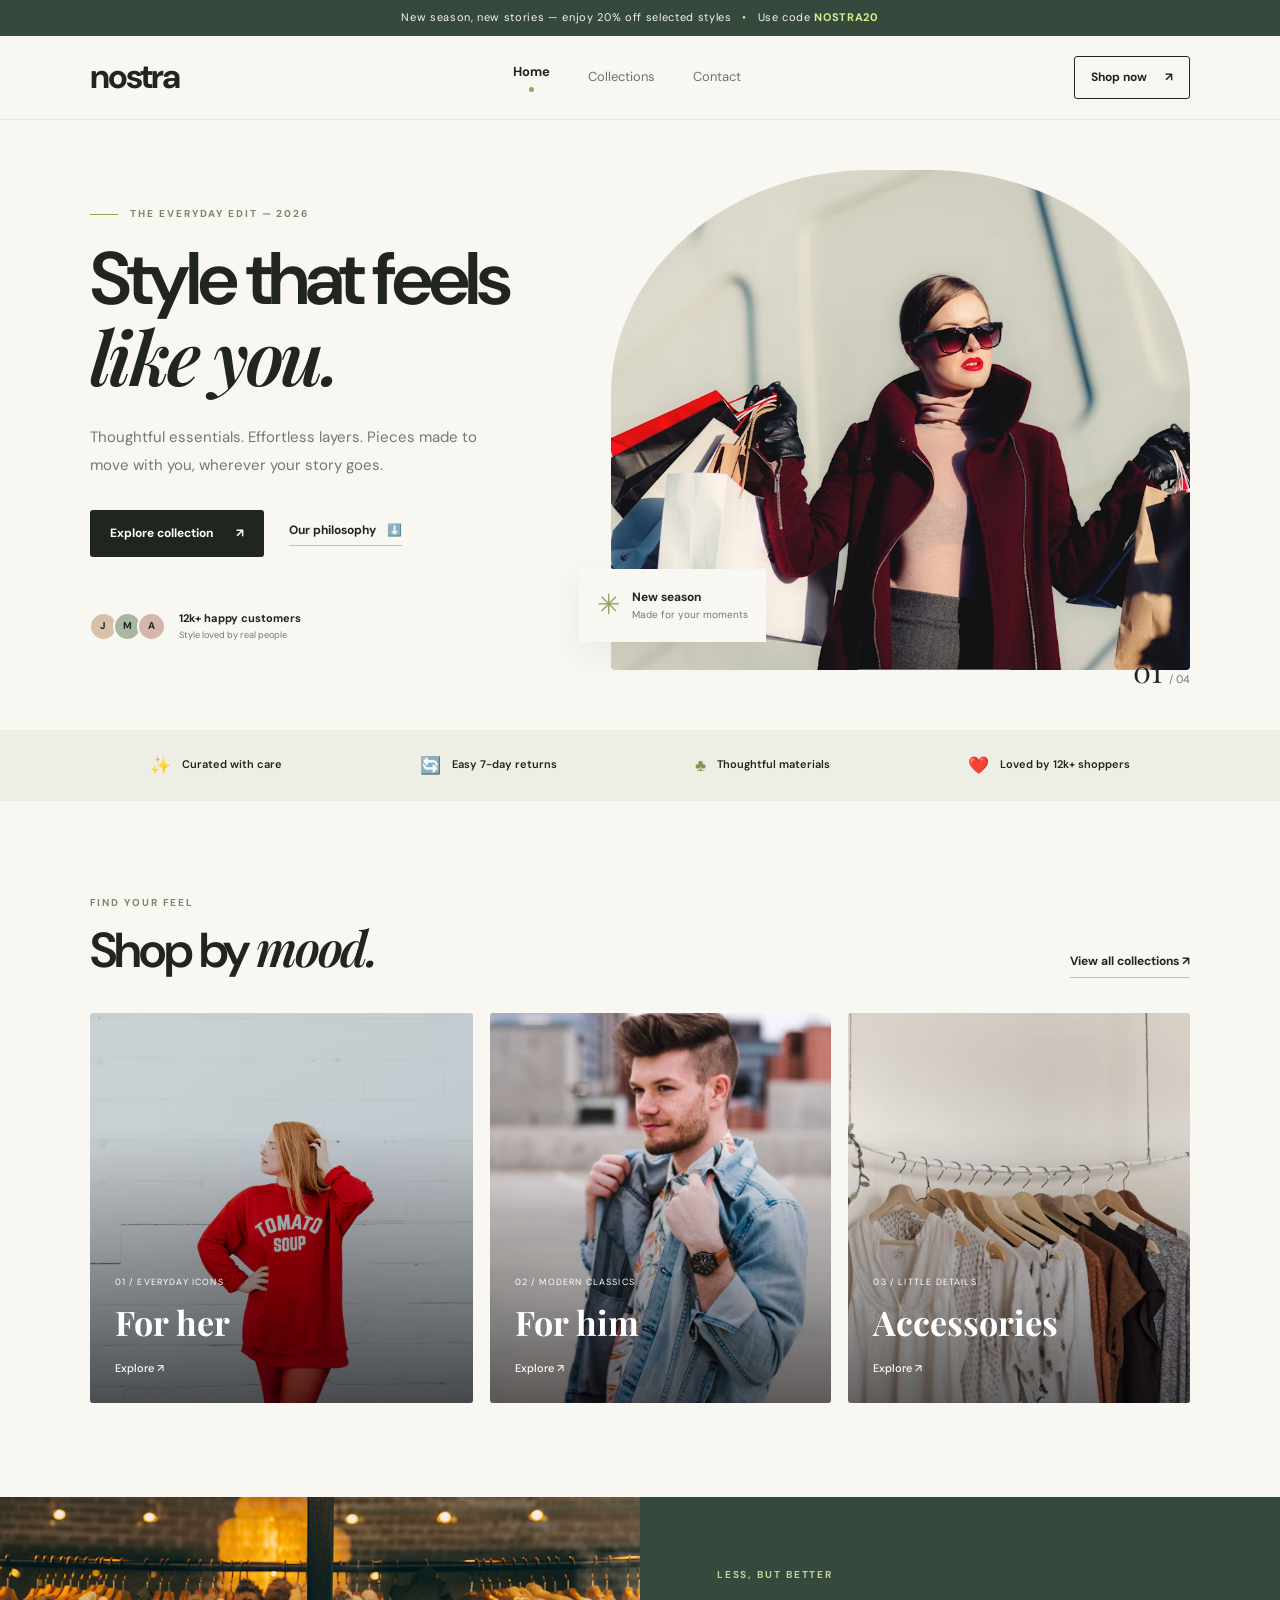
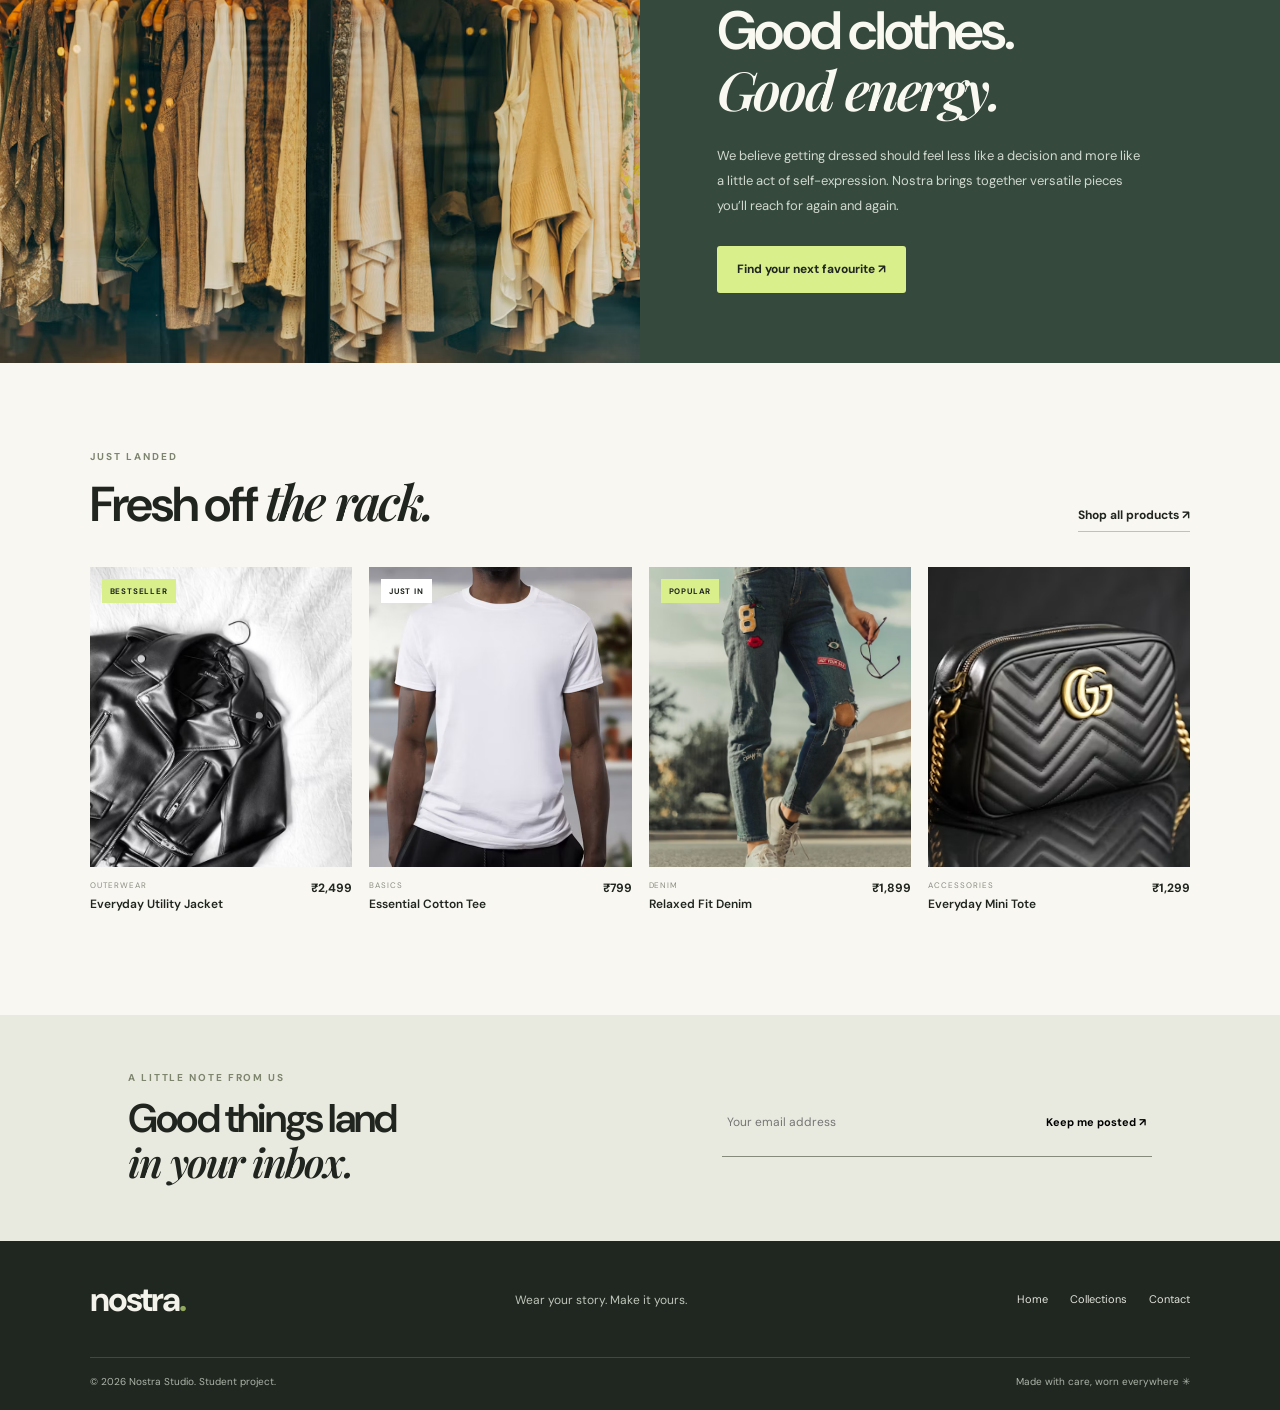
<file: index.html>
<!DOCTYPE html>
<html lang="en">

<head>
    <meta charset="UTF-8">
    <meta name="viewport" content="width=device-width, initial-scale=1.0">
    <meta name="description" content="Nostra — discover everyday style, fresh arrivals and timeless essentials.">
    <title>Nostra | Wear Your Story</title>
    <link rel="preconnect" href="https://fonts.googleapis.com">
    <link
        href="https://fonts.googleapis.com/css2?family=DM+Sans:wght@400;500;600;700&family=Playfair+Display:wght@600;700&display=swap"
        rel="stylesheet">
    <link rel="stylesheet" href="style.css">
</head>


<body>

    <!--Announcement-->
    <div class="announcement">
        New season, new stories — enjoy 20% off selected styles
        <span>•</span> Use code <strong>NOSTRA20</strong>
    </div>

    <!--Header Section-->
    <header class="site-header">
        <a class="logo" href="index.html" aria-label="Nostra">nostra</a>
        <button class="menu-toggle" aria-label="Toggle navigation" aria-expanded="false">☰</button>

        <nav class="main-nav" aria-label="Main navigation">
            <a class="active" href="index.html">Home</a>
            <a href="collections.html">Collections</a>
            <a href="contact.html">Contact</a>
        </nav>
        <a class="header-cta" href="collections.html">Shop now <span>↗️</span></a>
    </header>

    <main>
        <!--Main Hero Section-->
        <section class="hero">
            <div class="hero-copy">
                <p class="eyebrow"><span class="eyebrow-line"></span> THE EVERYDAY EDIT — 2026</p>
                <h1>Style that feels<br><em>like you.</em></h1>
                <p class="hero-description">Thoughtful essentials. Effortless layers. Pieces made to move with you,
                    wherever your story goes.</p>
                <div class="hero-actions">
                    <a class="button button-dark" href="collections.html">Explore collection
                         <span>↗️</span>
                    </a>
                    <a class="text-link" href="#story">Our philosophy 
                        <span>⬇️</span>
                    </a>
                </div>
                <div class="hero-proof">
                    <div class="avatar-stack"><span>J</span><span>M</span><span>A</span></div>
                    <p><strong>12k+ happy customers</strong><br><small>Style loved by real people</small></p>
                </div>
            </div>
            <div class="hero-visual">
                <img src="./images/main-img.jpg" alt="Friends enjoying a stylish shopping day">
                <div class="hero-tag"><span>✳</span>
                    <div><strong>New season</strong><small>Made for your moments</small></div>
                </div>
                <div class="hero-number">01 <span>/ 04</span></div>
            </div>
        </section>

        <!--Section1-->
        <section class="trust-strip">
            <div>
                <span>✨</span> Curated with care
            </div>
            <div>
                <span>🔄</span> Easy 7-day returns
            </div>
            <div>
                <span>♣️</span> Thoughtful materials
            </div>
            <div><span>❤️</span> Loved by 12k+ shoppers
            </div>
        </section>

        <!--Category Section-->
        <section class="section categories-section">
            <div class="section-heading">
                <div>
                    <p class="eyebrow">FIND YOUR FEEL</p>
                    <h2>Shop by <em>mood.</em></h2>
                </div><a class="text-link" href="collections.html">View all collections ↗️</a>
            </div>
            <div class="category-grid">
                <a class="category-card category-large" href="collections.html?category=Women">
                    <img src="./images/category-img1.jpg" alt="Women's contemporary fashion">
                    <div class="category-overlay">
                        <span>01 / EVERYDAY ICONS</span>
                        <h3>For her</h3>
                        <b>Explore ↗️</b>
                    </div>
                </a>
                <a class="category-card" href="collections.html?category=Men">
                    <img src="./images/category-img2.jpg" alt="Men's casual outfit">
                    <div class="category-overlay">
                        <span>02 / MODERN CLASSICS</span>
                        <h3>For him</h3>
                        <b>Explore ↗️</b>
                    </div>
                </a>
                <a class="category-card" href="collections.html?category=Accessories">
                    <img src="./images/category-img3.jpg" alt="Fashion accessories and wardrobe details">
                    <div class="category-overlay">
                        <span>03 / LITTLE DETAILS</span>
                        <h3>Accessories</h3>
                        <b>Explore ↗️</b>
                    </div>
                </a>
            </div>
        </section>

        <!--Feature Section-->
        <section class="feature-band" id="story">
            <div class="feature-image">
                <img src="./images/feature.-img.jpg" alt="Carefully arranged clothing in a boutique">
            </div>
            <div class="feature-copy">
                <p class="eyebrow">LESS, BUT BETTER</p>
                <h2>Good clothes.<br><em>Good energy.</em></h2>
                <p>We believe getting dressed should feel less like a decision and more like a little act of
                    self-expression. Nostra brings together versatile pieces you’ll reach for again and again.</p>
                <a class="button button-light" href="collections.html">Find your next favourite ↗️</a>
            </div>
        </section>

        <!--New Arrivals Section-->
        <section class="section new-arrivals">
            <div class="section-heading">
                <div>
                    <p class="eyebrow">JUST LANDED</p>
                    <h2>Fresh off <em>the rack.</em></h2>
                </div>
                <a class="text-link" href="collections.html">Shop all products ↗️</a>
            </div>
            <div class="product-grid home-products">
                <article class="product-card">
                    <a href="collections.html">
                        <div class="product-image">
                            <img src="./images/newarrivals-img1.jpg" alt="Classic brown jacket">
                            <span class="product-badge">BESTSELLER</span>
                        </div>
                    </a>
                    <div class="product-info">
                        <div>
                            <p class="product-category">OUTERWEAR</p>
                            <h3>Everyday Utility Jacket</h3>
                        </div>
                        <strong>₹2,499</strong>
                    </div>
                </article>
                <article class="product-card">
                    <a href="collections.html">
                        <div class="product-image">
                            <img src="./images/newarrivals-img2.jpg" alt="Classic white cotton t-shirt">
                            <span class="product-badge badge-new">JUST IN</span>
                        </div>
                    </a>
                    <div class="product-info">
                        <div>
                            <p class="product-category">BASICS</p>
                            <h3>Essential Cotton Tee</h3>
                        </div>
                        <strong>₹799</strong>
                    </div>
                </article>
                <article class="product-card">
                    <a href="collections.html">
                        <div class="product-image">
                            <img src="./images/newarrivals-img3.jpg" alt="Denim jeans">
                            <span class="product-badge">POPULAR</span>
                        </div>
                    </a>
                    <div class="product-info">
                        <div>
                            <p class="product-category">DENIM</p>
                            <h3>Relaxed Fit Denim</h3>
                        </div>
                        <strong>₹1,899</strong>
                    </div>
                </article>
                <article class="product-card">
                    <a href="collections.html">
                        <div class="product-image">
                            <img src="./images/newarrivals-img4.jpg" alt="Minimal everyday handbag">
                        </div>
                    </a>
                    <div class="product-info">
                        <div>
                            <p class="product-category">ACCESSORIES</p>
                            <h3>Everyday Mini Tote</h3>
                        </div>
                        <strong>₹1,299</strong>
                    </div>
                </article>
            </div>
        </section>


        <!--NewsLetter session-->
        <section class="newsletter">
            <div>
                <p class="eyebrow">A LITTLE NOTE FROM US</p>
                <h2>Good things land<br><em>in your inbox.</em></h2>
            </div>
            <form class="newsletter-form">
                <label class="sr-only" for="newsletter-email">Email address</label>
                <input id="newsletter-email" type="email" placeholder="Your email address" required>
                <button type="submit">Keep me posted ↗️</button>
                <p class="newsletter-message" aria-live="polite"></p>
            </form>
        </section>

    </main>

    <!--Footer Section-->
    <footer class="site-footer">
        <div class="footer-top">
            <a class="logo logo-light" href="index.html">nostra<span>.</span> </a>
            <p>Wear your story. Make it yours.</p>
            <div class="footer-links"><a href="index.html">Home</a>
                <a href="collections.html">Collections</a>
                <a href="contact.html">Contact</a>
            </div>
        </div>
        <div class="footer-bottom">
            <span>©️ 2026 Nostra Studio. Student project.</span>
            <span>Made with care, worn everywhere ✳</span>
        </div>
    </footer>

    <script src="script.js" defer></script>


</body>

</html>
</file>
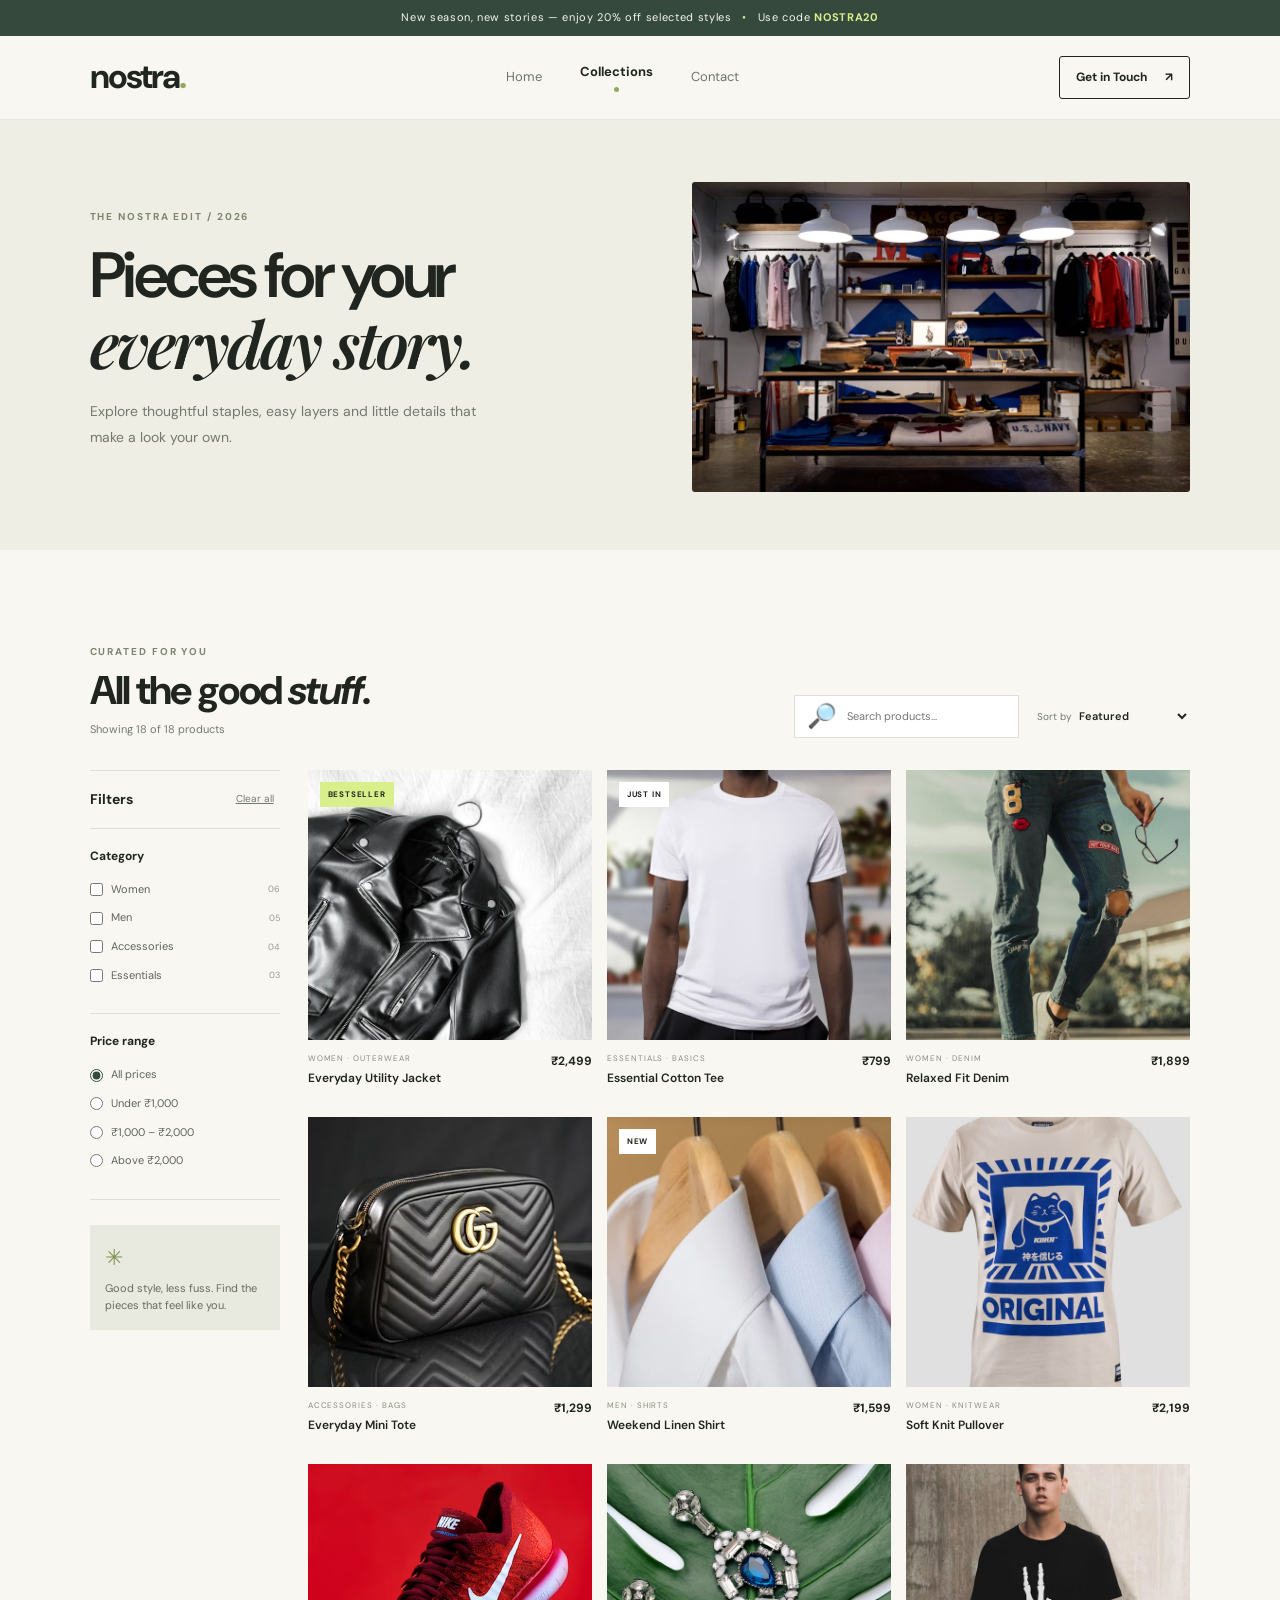
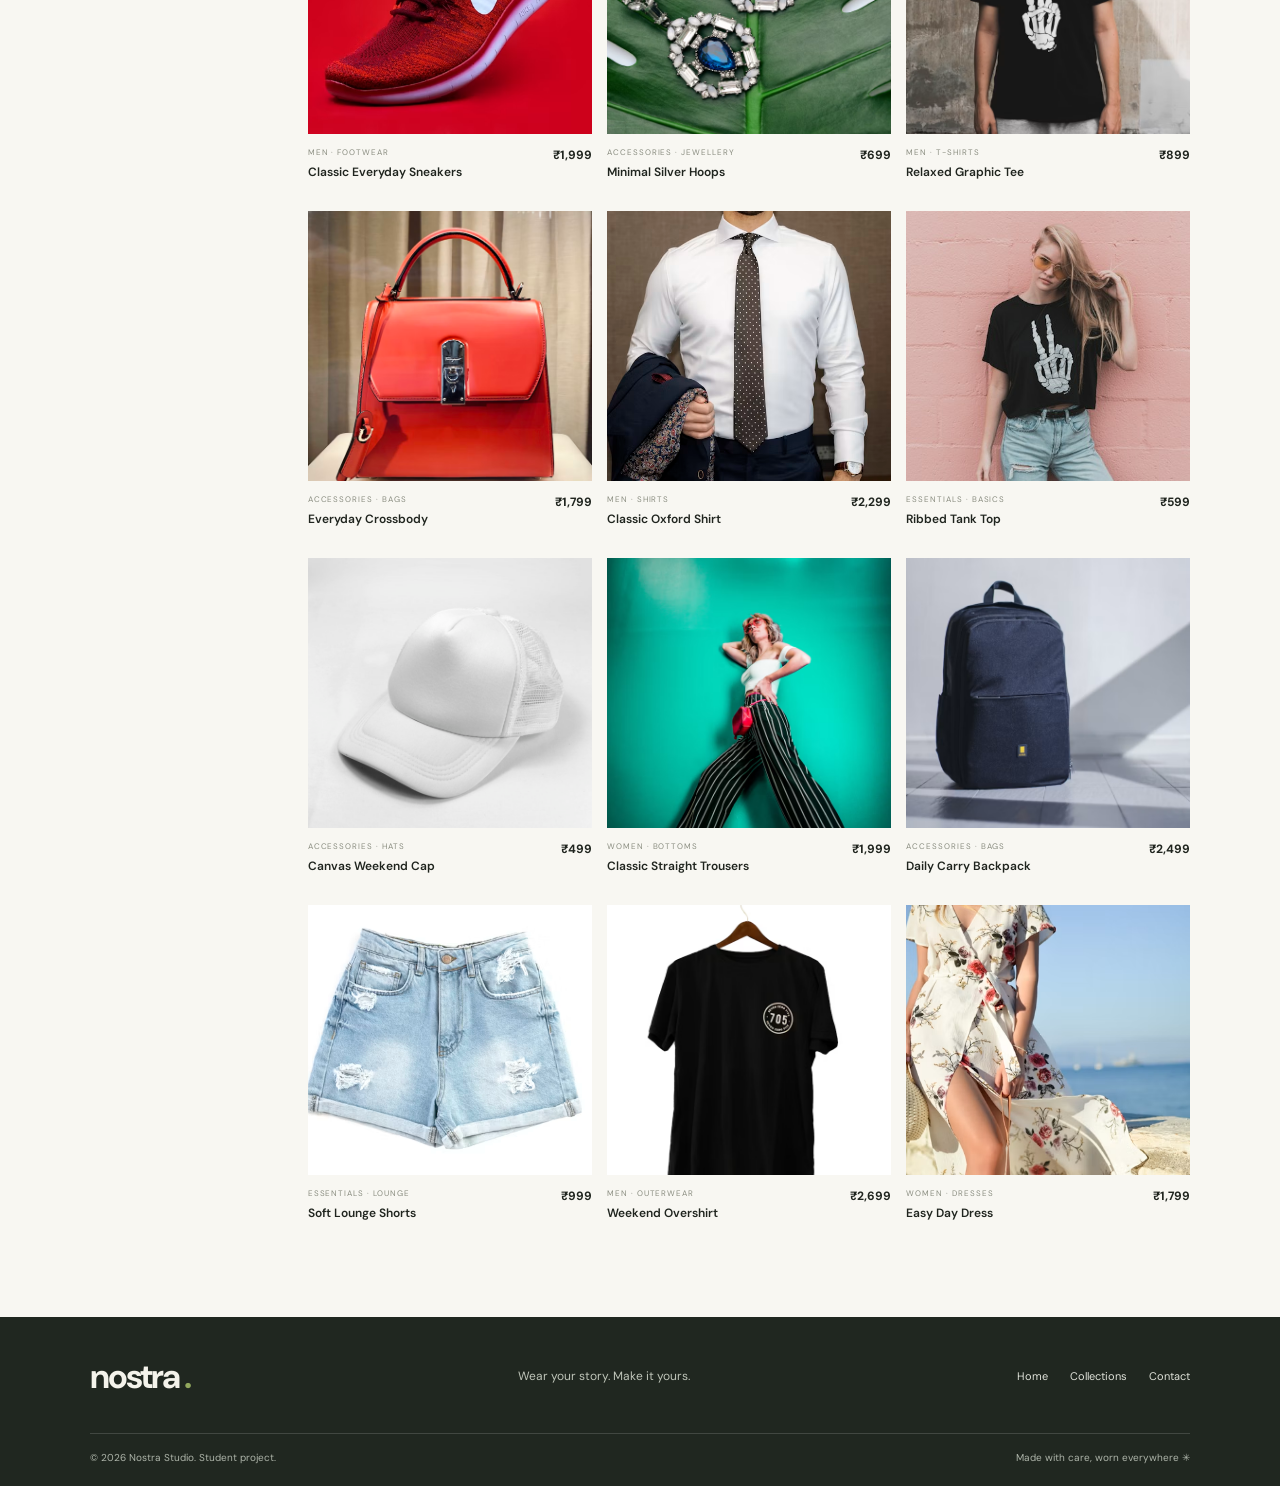
<file: collections.html>
<!DOCTYPE html>
<html lang="en">

<head>
    <meta charset="UTF-8">
    <meta name="viewport" content="width=device-width, initial-scale=1.0">
    <meta name="description" content="Explore the Nostra collection of modern everyday essentials.">
    <title>Collections | Nostra</title>
    <link rel="preconnect" href="https://fonts.googleapis.com">
    <link
        href="https://fonts.googleapis.com/css2?family=DM+Sans:wght@400;500;600;700&family=Playfair+Display:wght@600;700&display=swap"
        rel="stylesheet">
    <link rel="stylesheet" href="style.css">
</head>

<body>
    <!--Announcement-->
    <div class="announcement">
        New season, new stories — enjoy 20% off selected styles
        <span>•</span> Use code <strong>NOSTRA20</strong>
    </div>

    <!--Header Section-->
    <header class="site-header">
        <a class="logo" href="index.html" aria-label="Nostra home">nostra<span>.</span></a>
        <button class="menu-toggle" aria-label="Toggle navigation" aria-expanded="false">☰</button>

        <nav class="main-nav" aria-label="Main navigation">
            <a  href="index.html">Home</a>
            <a class="active" href="collections.html">Collections</a>
            <a href="contact.html">Contact</a>
        </nav>
        <a class="header-cta" href="contact.html">Get in Touch <span>↗️</span></a>
    </header>

    <!--Main Section-->
    <main>
        <section class="collection-hero">
            <div>
                <p class="eyebrow">THE NOSTRA EDIT / 2026</p>
                <h1>Pieces for your<br><em>everyday story.</em></h1>
                <p>Explore thoughtful staples, easy layers and little details that make a look your own.</p>
            </div>
            <div class="collection-hero-image"><img src="./images/collection-img1.jpg"
                    alt="Minimal fashion store and clothing racks">
            </div>
        </section>


        <!--Collection Section-->
        <section class="section collection-section">
            <div class="collection-toolbar">
                <div>
                    <p class="eyebrow">CURATED FOR YOU</p>
                    <h2>All the good <em>stuff.</em></h2>
                    <p id="results-count" class="results-count" aria-live="polite">Showing all products</p>
                </div>
                <div class="search-sort">
                    <label class="search-box">
                        <span>🔎</span>
                        <input id="product-search" type="search" placeholder="Search products..."
                            aria-label="Search products">
                    </label>
                    <label class="sort-label">Sort by
                        <select id="sort-select" aria-label="Sort products">
                            <option value="featured">Featured</option>
                            <option value="low-high">Price: low to high</option>
                            <option value="high-low">Price: high to low</option>
                            <option value="name">Name: A to Z</option>
                        </select>
                    </label>
                </div>
            </div>

            <!--Collection Layout-->
            <div class="collection-layout">
                <aside class="filters" aria-label="Product filters">
                    <div class="filter-heading">
                        <h3>Filters</h3>
                        <button id="clear-filters" class="clear-button" type="button">Clear all</button>
                    </div>
                    <div class="filter-group">
                        <h4>Category</h4>
                        <label><input type="checkbox" name="category" value="Women"> Women
                            <span>06</span>
                        </label>
                        <label>
                            <input type="checkbox" name="category" value="Men"> Men
                            <span>05</span>
                        </label>
                        <label>
                            <input type="checkbox" name="category" value="Accessories"> Accessories
                            <span>04</span>
                        </label>
                        <label>
                            <input type="checkbox" name="category" value="Essentials"> Essentials
                            <span>03</span>
                        </label>
                    </div>
                    <div class="filter-group">
                        <h4>Price range</h4>
                        <label><input type="radio" name="price" value="all" checked> All prices
                        </label>
                        <label>
                            <input type="radio" name="price" value="under1000"> Under ₹1,000
                        </label>
                        <label>
                            <input type="radio" name="price" value="1000-2000"> ₹1,000 – ₹2,000
                        </label>
                        <label>
                            <input type="radio" name="price" value="over2000"> Above ₹2,000
                        </label>
                    </div>
                    <div class="filter-note">
                        <span>✳</span>
                        <p>Good style, less fuss. Find the pieces that feel like you.</p>
                    </div>
                </aside>


                <!--Product Section-->
                <div class="products-area">
                    <div id="product-grid" class="product-grid collection-products">
                        <article class="product-card" data-name="Everyday Utility Jacket" data-category="Women" data-price="2499">
                            <div class="product-image">
                                <img src="./images/product1.jpg" alt="Everyday utility jacket">
                                <span class="product-badge">BESTSELLER</span>
                            </div>
                            <div class="product-info">
                                <div>
                                    <p class="product-category">WOMEN · OUTERWEAR</p>
                                    <h3>Everyday Utility Jacket</h3>
                                </div>
                                <strong>₹2,499</strong>
                            </div>
                        </article>
                        <article class="product-card" data-name="Essential Cotton Tee" data-category="Essentials" data-price="799">
                            <div class="product-image">
                                <img src="./images/product2.jpg" alt="Essential cotton t-shirt">
                                <span class="product-badge badge-new">JUST IN</span>
                            </div>
                            <div class="product-info">
                                <div>
                                    <p class="product-category">ESSENTIALS · BASICS</p>
                                    <h3>Essential Cotton Tee</h3>
                                </div>
                                <strong>₹799</strong>
                            </div>
                        </article>
                        <article class="product-card" data-name="Relaxed Fit Denim" data-category="Women" data-price="1899">
                            <div class="product-image">
                                <img src="./images/product3.jpg" alt="Relaxed fit denim jeans">
                            </div>
                            <div class="product-info">
                                <div>
                                    <p class="product-category">WOMEN · DENIM</p>
                                    <h3>Relaxed Fit Denim</h3>
                                </div>
                                <strong>₹1,899</strong>
                            </div>
                        </article>
                        <article class="product-card" data-name="Everyday Mini Tote" data-category="Accessories" data-price="1299">
                            <div class="product-image">
                                <img src="./images/newarrivals-img4.jpg" alt="Everyday mini tote bag">
                            </div>
                            <div class="product-info">
                                <div>
                                    <p class="product-category">ACCESSORIES · BAGS</p>
                                    <h3>Everyday Mini Tote</h3>
                                </div>
                                <strong>₹1,299</strong>
                            </div>
                        </article>
                        <article class="product-card" data-name="Weekend Linen Shirt" data-category="Men" data-price="1599">
                            <div class="product-image">
                                <img src="./images/product4.jpg" alt="Men's linen shirt">
                                <span class="product-badge badge-new">NEW</span>
                            </div>
                            <div class="product-info">
                                <div>
                                    <p class="product-category">MEN · SHIRTS</p>
                                    <h3>Weekend Linen Shirt</h3>
                                </div>
                                <strong>₹1,599</strong>
                            </div>
                        </article>
                        <article class="product-card" data-name="Soft Knit Pullover" data-category="Women" data-price="2199">
                            <div class="product-image">
                                <img src="./images/product5.jpg" alt="Soft knit pullover sweater">
                            </div>
                            <div class="product-info">
                                <div>
                                    <p class="product-category">WOMEN · KNITWEAR</p>
                                    <h3>Soft Knit Pullover</h3>
                                </div>
                                <strong>₹2,199</strong>
                            </div>
                        </article>
                        <article class="product-card" data-name="Classic Everyday Sneakers" data-category="Men" data-price="1999">
                            <div class="product-image">
                                <img src="./images/product6.jpg" alt="Classic everyday sneakers">
                            </div>
                            <div class="product-info">
                                <div>
                                    <p class="product-category">MEN · FOOTWEAR</p>
                                    <h3>Classic Everyday Sneakers</h3>
                                </div>
                                <strong>₹1,999</strong>
                            </div>
                        </article>
                        <article class="product-card" data-name="Minimal Gold Hoops" data-category="Accessories" data-price="699">
                            <div class="product-image">
                                <img src="./images/product7.jpg" alt="Minimal gold hoop earrings">
                            </div>
                            <div class="product-info">
                                <div>
                                    <p class="product-category">ACCESSORIES · JEWELLERY</p>
                                    <h3>Minimal Silver Hoops</h3>
                                </div>
                                <strong>₹699</strong>
                            </div>
                        </article>
                        <article class="product-card" data-name="Relaxed Graphic Tee" data-category="Men" data-price="899">
                            <div class="product-image">
                                <img src="./images/product8.jpg" alt="Relaxed graphic t-shirt">
                            </div>
                            <div class="product-info">
                                <div>
                                    <p class="product-category">MEN · T-SHIRTS</p>
                                    <h3>Relaxed Graphic Tee</h3>
                                </div>
                                <strong>₹899</strong>
                            </div>
                        </article>
                        <article class="product-card" data-name="Everyday Crossbody" data-category="Accessories" data-price="1799">
                            <div class="product-image">
                                <img src="./images/product9.jpg" alt="Everyday crossbody bag">
                            </div>
                            <div class="product-info">
                                <div>
                                    <p class="product-category">ACCESSORIES · BAGS</p>
                                    <h3>Everyday Crossbody</h3>
                                </div>
                                <strong>₹1,799</strong>
                            </div>
                        </article>
                        <article class="product-card" data-name="Classic Oxford Shirt" data-category="Men" data-price="2299">
                            <div class="product-image">
                                <img src="./images/product10.jpg" alt="Classic oxford shirt">
                            </div>
                            <div class="product-info">
                                <div>
                                    <p class="product-category">MEN · SHIRTS</p>
                                    <h3>Classic Oxford Shirt</h3>
                                </div>
                                <strong>₹2,299</strong>
                            </div>
                        </article>
                        <article class="product-card" data-name="Ribbed Tank Top" data-category="Essentials" data-price="599">
                            <div class="product-image">
                                <img src="./images/product11.jpg" alt="Ribbed tank top">
                            </div>
                            <div class="product-info">
                                <div>
                                    <p class="product-category">ESSENTIALS · BASICS</p>
                                    <h3>Ribbed Tank Top</h3>
                                </div>
                                <strong>₹599</strong>
                            </div>
                        </article>
                        <article class="product-card" data-name="Canvas Weekend Cap" data-category="Accessories" data-price="499">
                            <div class="product-image">
                                <img src="./images/product12.jpg" alt="Canvas cap">
                            </div>
                            <div class="product-info">
                                <div>
                                    <p class="product-category">ACCESSORIES · HATS</p>
                                    <h3>Canvas Weekend Cap</h3>
                                </div>
                                <strong>₹499</strong>
                            </div>
                        </article>
                        <article class="product-card" data-name="Classic Straight Trousers" data-category="Women" data-price="1999">
                            <div class="product-image">
                                <img src="./images/product13.jpg" alt="Classic straight trousers outfit">
                            </div>
                            <div class="product-info">
                                <div>
                                    <p class="product-category">WOMEN · BOTTOMS</p>
                                    <h3>Classic Straight Trousers</h3>
                                </div>
                                <strong>₹1,999</strong>
                            </div>
                        </article>
                        <article class="product-card" data-name="Daily Carry Backpack" data-category="Accessories" data-price="2499">
                            <div class="product-image">
                                <img src="./images/product14.jpg" alt="Daily carry backpack">
                            </div>
                            <div class="product-info">
                                <div>
                                    <p class="product-category">ACCESSORIES · BAGS</p>
                                    <h3>Daily Carry Backpack</h3>
                                </div>
                                <strong>₹2,499</strong>
                            </div>
                        </article>
                        <article class="product-card" data-name="Soft Lounge Shorts" data-category="Essentials" data-price="999">
                            <div class="product-image">
                                <img src="./images/product15.jpg" alt="Soft lounge shorts">
                            </div>
                            <div class="product-info">
                                <div>
                                    <p class="product-category">ESSENTIALS · LOUNGE</p>
                                    <h3>Soft Lounge Shorts</h3>
                                </div>
                                <strong>₹999</strong>
                            </div>
                        </article>
                        <article class="product-card" data-name="Weekend Overshirt" data-category="Men" data-price="2699">
                            <div class="product-image">
                                <img src="./images/product16.jpg" alt="Weekend overshirt">
                            </div>
                            <div class="product-info">
                                <div><p class="product-category">MEN · OUTERWEAR</p>
                                    <h3>Weekend Overshirt</h3>
                                </div>
                                <strong>₹2,699</strong>
                            </div>
                        </article>
                        <article class="product-card" data-name="Easy Day Dress" data-category="Women" data-price="1799">
                            <div class="product-image">
                                <img src="./images/product17.jpg" alt="Easy day dress">
                            </div>
                            <div class="product-info">
                                <div>
                                    <p class="product-category">WOMEN · DRESSES</p>
                                    <h3>Easy Day Dress</h3>
                                </div>
                                <strong>₹1,799</strong>
                            </div>
                        </article>
                    </div>
                    <div id="empty-state" class="empty-state" hidden>
                        <span>⌕</span>
                        <h3>No pieces found</h3>
                        <p>Try another search or clear your filters to see all the good stuff.</p>
                        <button class="button button-dark" id="empty-clear" type="button">Clear search & filters</button>
                    </div>
                </div>
            </div>
      </section>
    </main>

    
    <!--Footer Section-->
    <footer class="site-footer">
        <div class="footer-top">
            <a class="logo logo-light" href="index.html">nostra
                <span>.</span></a>
                <p>Wear your story. Make it yours.</p>
                <div class="footer-links">
                    <a href="index.html">Home</a>
                    <a href="collections.html">Collections</a>
                    <a href="contact.html">Contact</a>
                </div>
            </div>
           <div class="footer-bottom">
            <span>©️ 2026 Nostra Studio. Student project.</span>
            <span>Made with care, worn everywhere ✳</span>
        </div>
        </footer>

        <script src="script.js" defer></script>

</body>

</html>
</file>
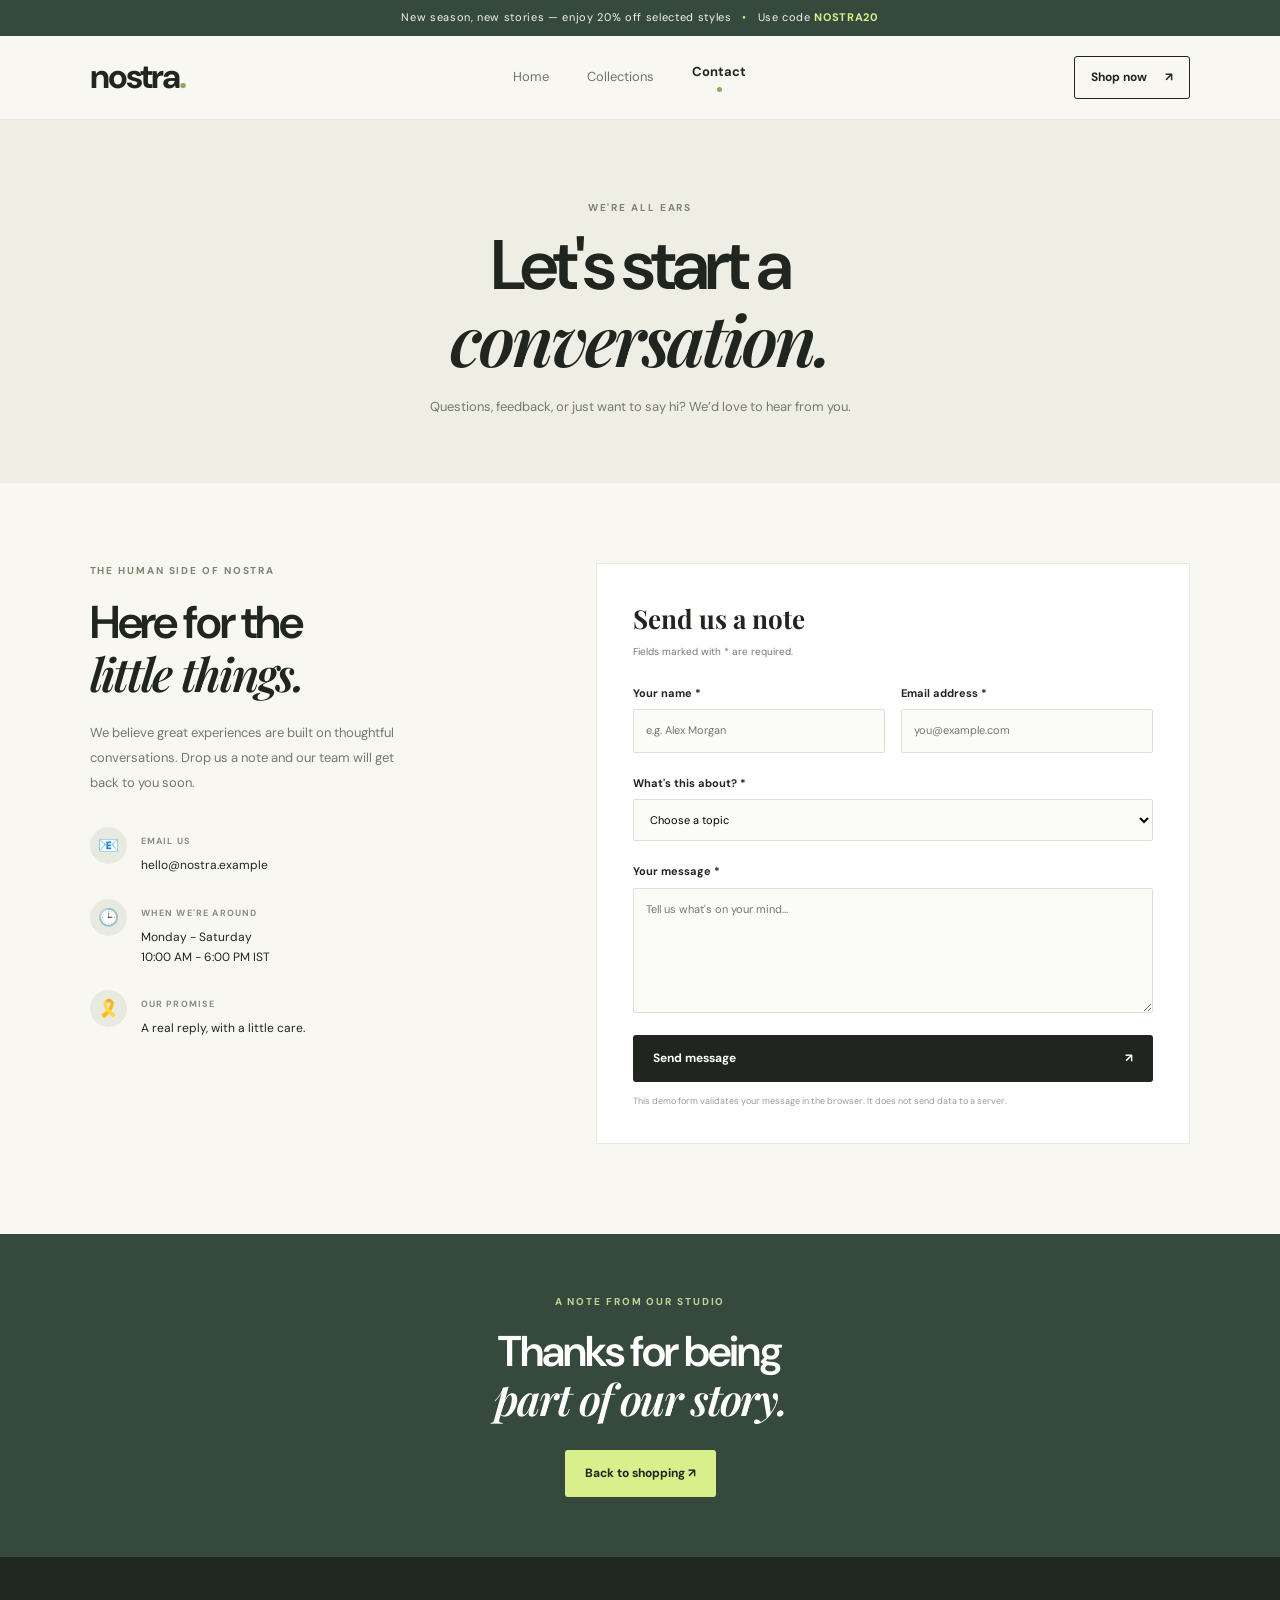
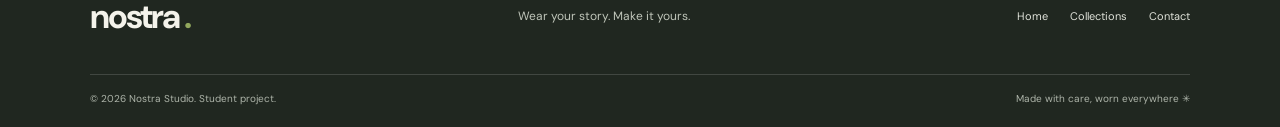
<file: contact.html>
<!DOCTYPE html>
<html lang="en">

<head>
    <meta charset="UTF-8">
    <meta name="viewport" content="width=device-width, initial-scale=1.0">
    <meta name="description" content="Get in touch with the Nostra team.">
    <title>Contact | Nostra</title>
    <link rel="preconnect" href="https://fonts.googleapis.com">
    <link
        href="https://fonts.googleapis.com/css2?family=DM+Sans:wght@400;500;600;700&family=Playfair+Display:wght@600;700&display=swap"
        rel="stylesheet">
    <link rel="stylesheet" href="style.css">
</head>

<body>
    <!--Announcement-->
    <div class="announcement">
        New season, new stories — enjoy 20% off selected styles
        <span>•</span> Use code <strong>NOSTRA20</strong>
    </div>

    <!--Header Section-->
    <header class="site-header">
        <a class="logo" href="index.html" aria-label="Nostra home">nostra<span>.</span></a>
        <button class="menu-toggle" aria-label="Toggle navigation" aria-expanded="false">☰</button>

        <nav class="main-nav" aria-label="Main navigation">
            <a  href="index.html">Home</a>
            <a href="collections.html">Collections</a>
            <a class="active" href="contact.html">Contact</a>
        </nav>
        <a class="header-cta" href="collections.html">Shop now <span>↗️</span></a>
    </header>


    <!--Main Section-->
    <main>
        <section class="contact-hero">
            <p class="eyebrow">WE'RE ALL EARS</p>
            <h1>Let's start a<br><em>conversation.</em></h1>
            <p>Questions, feedback, or just want to say hi? We’d love to hear from you.</p>
        </section>
        <section class="section contact-section">
            <div class="contact-details">
                <p class="eyebrow">THE HUMAN SIDE OF NOSTRA</p>
                <h2>Here for the<br><em>little things.</em></h2>
                <p class="contact-intro">We believe great experiences are built on thoughtful conversations. Drop us a
                    note and our team will get back to you soon.</p>
                <div class="contact-detail">
                    <span class="detail-icon">📧</span>
                    <div><small>EMAIL US</small>
                        <a href="mailto:hello@nostra.example">hello@nostra.example</a>
                    </div>
                </div>
                <div class="contact-detail">
                    <span class="detail-icon">🕒</span>
                    <div>
                        <small>WHEN WE'RE AROUND</small>
                        <p>Monday - Saturday<br>10:00 AM - 6:00 PM IST</p>
                    </div>
                </div>
                <div class="contact-detail">
                    <span class="detail-icon">🎗️</span>
                    <div>
                        <small>OUR PROMISE</small>
                        <p>A real reply, with a little care.</p>
                    </div>
                </div>
            </div>
            <form id="contact-form" class="contact-form" novalidate>
                <div class="form-heading">
                    <h2>Send us a note</h2>
                    <p>Fields marked with * are required.</p>
                </div>
                <div class="form-row">
                    <div class="form-field">
                        <label for="contact-name">Your name *</label>
                        <input id="contact-name" name="name" type="text" placeholder="e.g. Alex Morgan" required>
                        <small class="field-error" id="name-error"></small>
                    </div>
                    <div class="form-field">
                        <label for="contact-email">Email address *</label>
                        <input id="contact-email" name="email" type="email" placeholder="you@example.com" required>
                        <small class="field-error" id="email-error"></small>
                    </div>
                </div>
                <div class="form-field">
                    <label for="contact-subject">What's this about? *</label>
                    <select id="contact-subject" name="subject" required>
                        <option value="">Choose a topic</option>
                        <option>Order & delivery</option>
                        <option>Returns & exchanges</option>
                        <option>Product question</option>
                        <option>Feedback & suggestions</option>
                        <option>Something else</option>
                    </select>
                    <small class="field-error" id="subject-error"></small>
                </div>
                <div class="form-field">
                    <label for="contact-message">Your message *</label>
                    <textarea id="contact-message" name="message" rows="5" placeholder="Tell us what's on your mind..."
                        required></textarea>
                    <small class="field-error" id="message-error"></small>
                </div>
                <button class="button button-dark form-submit" type="submit">Send message
                    <span>↗️</span>
                </button>
                <p id="form-feedback" class="form-feedback" aria-live="polite"></p>
                <p class="form-disclaimer">This demo form validates your message in the browser. It does not send data
                    to a server.</p>
            </form>
        </section>

        <!--Bottom Section-->
        <section class="contact-bottom">
            <p class="eyebrow">A NOTE FROM OUR STUDIO</p>
            <h2>Thanks for being<br><em>part of our story.</em></h2>
            <a class="button button-light" href="collections.html">Back to shopping ↗️</a>
        </section>
    </main>

     <!--Footer Section-->
    <footer class="site-footer">
        <div class="footer-top">
            <a class="logo logo-light" href="index.html">nostra
                <span>.</span></a>
                <p>Wear your story. Make it yours.</p>
                <div class="footer-links">
                    <a href="index.html">Home</a>
                    <a href="collections.html">Collections</a>
                    <a href="contact.html">Contact</a>
                </div>
            </div>
           <div class="footer-bottom">
            <span>©️ 2026 Nostra Studio. Student project.</span>
            <span>Made with care, worn everywhere ✳</span>
        </div>
        </footer>

        <script src="script.js" defer></script>
</body>

</html>
</file>
<file: style.css>
*{
    box-sizing: border-box;
}

html{
    scroll-behavior: smooth;
}

body{
    margin: 0;
    background-color: #f8f7f2;
    color: #20251f;
    font-family: "DM Sans",Arial,sans-serif;
    font-size: 15px;
    line-height: 1.6;
}

img{
    display: block;
    width: 100%;
    height: 100%;
    object-fit: cover;
}

a{
    color: inherit;
    text-decoration: none;
    -webkit-tap-highlight-color: transparent;
}

button, input, select, textarea{

    font: inherit;
    -webkit-tap-highlight-color: transparent;
}

/*Announcement Section*/
.announcement{
    background-color: #354a3d;
    color: #f5f5ec;
    text-align: center;
    padding: 9px 16px;
    font-size: 11px;
    letter-spacing: .06em;
}

.announcement strong{
    color: #d9ef8c;
    font-weight: 700;
}

.announcement span{
    margin: 0 7px;
    color: #d9ef8c;
}

/*Header Section*/
.site-header{
    height: 84px;
    padding: 0 7%;
    display: flex;
    align-items: center;
    justify-content: space-between;
    background: #f8f7f2;
    position: relative;
    z-index: 5;
    border-bottom: 1px solid rgba(32,37,31,.07);
}
.logo {
    font-size: 34px;
    font-weight: 700;
    letter-spacing: -2px;
    line-height: 1;
}
.logo span {
    color: #92a85d;
}

.main-nav {
    display: flex;
    gap: 38px;
    align-items: center;
}
.main-nav a {
    font-size: 13px;
    color: #6f746b;
    transition: color .2s;
}
.main-nav a:hover,.main-nav a.active {
    color: #20251f;
    font-weight: 700;
}
.main-nav a.active:after {
    content: "";
    display: block;
    width: 5px;
    height: 5px;
    border-radius: 50%;
    background: #92a85d;
    margin: 4px auto 0;
}
.header-cta {
    font-size: 12px;
    font-weight: 700;
    border: 1px solid #20251f;
    border-radius: 3px;
    padding: 11px 16px;
}
.header-cta span {
    margin-left: 15px;
}
.menu-toggle {
    display: none;
    background: none;
    border: 0;
    font-size: 25px;
}

/*Main Hero Section*/
.hero {
    display: grid;
    grid-template-columns: .88fr 1.12fr;
    min-height: 610px;
    padding: 42px 7% 52px;
    gap: 6%;
    align-items: center;
}
.hero-copy {
    padding: 18px 0 8px;
}
.eyebrow {
    font-size: 10px;
    letter-spacing: .19em;
    font-weight: 700;
    color: #7d856e;
    margin: 0 0 18px;
}
.eyebrow-line {
    display: inline-block;
    width: 28px;
    height: 1px;
    background: #92a85d;
    vertical-align: middle;
    margin-right: 9px;
}
.hero h1,.collection-hero h1,.contact-hero h1 {
    font-size: clamp(48px,5.8vw,78px);
    letter-spacing: -.055em;
    line-height: 1.04;
    margin: 0 0 23px;
    font-weight: 600;
}
.hero h1 em,.section-heading h2 em,.feature-copy h2 em,.collection-hero h1 em,.contact-hero h1 em,.contact-details h2 em,.contact-bottom h2 em,.newsletter h2 em {
    font-family: "Playfair Display",Georgia,serif;
    font-weight: 600;
    letter-spacing: -.045em;
}
.hero-description {
    max-width: 410px;
    color: #74796f;
    font-size: 15px;
    line-height: 1.9;
}
.hero-actions {
    display: flex;
    align-items: center;
    gap: 25px;
    margin-top: 30px;
}
.button {
    display: inline-flex;
    align-items: center;
    justify-content: center;
    gap: 23px;
    padding: 14px 20px;
    border: 0;
    border-radius: 3px;
    font-size: 12px;
    font-weight: 700;
    cursor: pointer;
    transition: transform .2s, background .2s;
}
.button:hover {
    transform: translateY(-2px);
}
.button-dark {
    background: #20251f;
    color: white;
}
.button-dark:hover {
    background: #354a3d;
}
.button-light {
    background: #d9ef8c;
    color: #20251f;
}
.text-link {
    font-size: 12px;
    font-weight: 700;
    border-bottom: 1px solid #bfc3b6;
    padding-bottom: 5px;
}
.text-link span {
    margin-left: 8px;
}
.hero-proof {
    display: flex;
    align-items: center;
    gap: 13px;
    margin-top: 53px;
}
.avatar-stack {
    display: flex;
    padding-left: 4px;
}
.avatar-stack span {
    width: 29px;
    height: 29px;
    border-radius: 50%;
    display: grid;
    place-items: center;
    border: 2px solid #f8f7f2;
    margin-left: -5px;
    background: #d9c1a7;
    font-size: 10px;
    font-weight: 700;
}
.avatar-stack span:nth-child(2) {
    background: #a9b7a2;
}
.avatar-stack span:nth-child(3) {
    background: #d5b6ad;
}
.hero-proof p {
    font-size: 11px;
    line-height: 1.5;
    margin: 0;
}
.hero-proof small {
    color: #74796f;
}
.hero-visual {
    position: relative;
    height: 500px;
    min-width: 0;
}
.hero-visual>img {
    border-radius: 45% 45% 4px 4px;
    object-position: center 36%;
}
.hero-tag {
    position: absolute;
    bottom: 28px;
    left: -32px;
    background: #f8f7f2;
    padding: 14px 18px;
    display: flex;
    gap: 12px;
    align-items: center;
    box-shadow: 0 10px 35px #2221;
}
.hero-tag>span {
    font-size: 28px;
    color: #91a55f;
}
.hero-tag strong,.hero-tag small {
    display: block;
}
.hero-tag strong {
    font-size: 12px;
}
.hero-tag small {
    font-size: 10px;
    color: #74796f;
}
.hero-number {
    position: absolute;
    right: 0;
    bottom: -25px;
    font-family: "Playfair Display",Georgia,serif;
    font-size: 30px;
}
.hero-number span {
    font-family: "DM Sans",Arial,sans-serif;
    font-size: 11px;
    color: #74796f;
}
.trust-strip {
    background: #eeeee5;
    display: flex;
    justify-content: space-around;
    gap: 18px;
    padding: 22px 7%;
    font-size: 11px;
    font-weight: 600;
    flex-wrap: wrap;
}
.trust-strip span {
    font-size: 17px;
    margin-right: 8px;
    color: #829657;
    vertical-align: middle;
}

/*Section1*/
.section {
    padding: 94px 7%;
}
.section-heading {
    display: flex;
    justify-content: space-between;
    align-items: end;
    margin-bottom: 35px;
}
.section-heading .eyebrow {
    margin-bottom: 9px;
}
.section-heading h2,.feature-copy h2,.contact-details h2,.newsletter h2,.contact-bottom h2 {
    font-size: clamp(35px,4vw,49px);
    line-height: 1.1;
    letter-spacing: -.045em;
    margin: 0;
    font-weight: 600;
}

/*Category Section*/
.category-grid {
    display: grid;
    grid-template-columns: 1.12fr 1fr 1fr;
    gap: 17px;
}
.category-card {
    height: 390px;
    position: relative;
    overflow: hidden;
    background: #ddd;
    border-radius: 3px;
}
.category-card:after {
    content: "";
    position: absolute;
    inset: 30% 0 0;
    background: linear-gradient(transparent,rgba(0,0,0,.6));
}
.category-card img {
    transition: transform .6s;
}
.category-card:hover img {
    transform: scale(1.04);
}
.category-overlay {
    position: absolute;
    z-index: 1;
    bottom: 24px;
    left: 25px;
    color: #fff;
}
.category-overlay span {
    font-size: 9px;
    letter-spacing: .13em;
}
.category-overlay h3 {
    font-family: "Playfair Display",Georgia,serif;
    font-size: 34px;
    margin: 3px 0 5px;
}
.category-overlay b {
    font-size: 11px;
    font-weight: 500;
}

/*Feature Section*/
.feature-band {
    display: grid;
    grid-template-columns: 1fr 1fr;
    background: #354a3d;
    color: #f9f9f2;
    min-height: 430px;
}
.feature-image {
    min-height: 430px;
}
.feature-copy {
    padding: 70px 12%;
    align-self: center;
}
.feature-copy .eyebrow {
    color: #c3d49a;
}
.feature-copy h2 {
    font-size: clamp(38px,4.4vw,54px);
}
.feature-copy>p:not(.eyebrow) {
    font-size: 13px;
    line-height: 1.9;
    color: #d1d8ce;
    max-width: 430px;
    margin: 22px 0 27px;
}

/*New-Arivals Section*/
.new-arrivals {
    padding-top: 86px;
    padding-bottom: 100px;
}
.product-grid {
    display: grid;
    grid-template-columns: repeat(4,minmax(0,1fr));
    gap: 28px 17px;
}
.product-card {
    min-width: 0;
}
.product-image {
    height: 300px;
    position: relative;
    overflow: hidden;
    background: #e8e7df;
}
.product-image img {
    transition: transform .4s;
}
.product-card:hover .product-image img {
    transform: scale(1.035);
}
.product-badge {
    position: absolute;
    top: 12px;
    left: 12px;
    background: #d9ef8c;
    font-size: 8px;
    font-weight: 700;
    letter-spacing: .1em;
    padding: 6px 8px;
}
.badge-new {
    background: #fff;
}
.product-info {
    display: flex;
    justify-content: space-between;
    gap: 8px;
    padding-top: 12px;
    align-items: start;
}
.product-category {
    font-size: 8px;
    letter-spacing: .12em;
    color: #8a8d80;
    margin: 0 0 4px;
}
.product-info h3 {
    font-size: 12px;
    margin: 0;
    font-weight: 600;
}
.product-info>strong {
    font-size: 12px;
    white-space: nowrap;
}

/*News Letter Section*/
.newsletter {
    background: #e9eadf;
    padding: 55px 10%;
    display: flex;
    justify-content: space-between;
    align-items: center;
    gap: 40px;
}
.newsletter .eyebrow {
    margin-bottom: 10px;
}
.newsletter h2 {
    font-size: 40px;
}
.newsletter-form {
    width: min(430px,100%);
    display: grid;
    grid-template-columns: 1fr auto;
    border-bottom: 1px solid #858a7b;
    position: relative;
}
.newsletter-form input {
    border: 0;
    background: transparent;
    outline: 0;
    padding: 15px 5px;
    font-size: 12px;
    min-width: 0;
}
.newsletter-form button {
    border: 0;
    background: transparent;
    font-size: 11px;
    font-weight: 700;
    cursor: pointer;
}
.newsletter-message {
    grid-column: 1/-1;
    font-size: 11px;
    color: #354a3d;
    margin: 0 0 8px;
}

/*Footer Section*/
.site-footer {
    background: #202720;
    color: #f4f3eb;
    padding: 38px 7% 20px;
}
.footer-top {
    display: flex;
    align-items: center;
    justify-content: space-between;
    gap: 20px;
    padding-bottom: 35px;
}
.logo-light {
    color: #f4f3eb;
}
.footer-top>p {
    color: #bfc5b9;
    font-size: 12px;
}
.footer-links {
    display: flex;
    gap: 22px;
    font-size: 11px;
    color: #e0e3da;
}
.footer-bottom {
    border-top: 1px solid #ffffff26;
    padding-top: 16px;
    display: flex;
    justify-content: space-between;
    gap: 15px;
    color: #aeb5aa;
    font-size: 10px;
}

/*Collections.html*/
.collection-hero {
    padding: 62px 7% 58px;
    display: grid;
    grid-template-columns: 1fr .95fr;
    gap: 7%;
    align-items: center;
    background: #eeeee5;
}
.collection-hero h1 {
    font-size: clamp(44px,5vw,68px);
    margin-bottom: 18px;
}
.collection-hero>div:first-child>p:last-child {
    max-width: 400px;
    color: #74796f;
    font-size: 14px;
    line-height: 1.8;
}
.collection-hero-image {
    height: 310px;
    overflow: hidden;
    border-radius: 3px;
}

/*Collection Section*/
.collection-toolbar {
    display: flex;
    justify-content: space-between;
    align-items: end;
    gap: 25px;
    margin-bottom: 32px;
}
.collection-toolbar .eyebrow {
    margin-bottom: 8px;
}
.collection-toolbar h2 {
    font-size: 40px;
    line-height: 1.1;
    letter-spacing: -.04em;
    margin: 0;
}
.results-count {
    font-size: 11px;
    color: #74796f;
    margin: 9px 0 0;
}

.search-sort {
    display: flex;
    align-items: center;
    gap: 18px;
}
.search-box {
    display: flex;
    align-items: center;
    gap: 8px;
    background: #fff;
    border: 1px solid  #dedfd5;
    padding: 0 12px;
    height: 43px;
    width: 225px;
}
.search-box span {
    font-size: 24px;
    color: #72776b;
}
.search-box input {
    border: 0;
    outline: 0;
    width: 100%;
    font-size: 11px;
    background: transparent;
}
.sort-label {
    font-size: 10px;
    color: #74796f;
    white-space: nowrap;
}
.sort-label select {
    border: 0;
    background: transparent;
    color: #20251f;
    font-size: 11px;
    font-weight: 600;
    outline: 0;
    max-width: 140px;
}
.collection-layout {
    display: grid;
    grid-template-columns: 190px minmax(0,1fr);
    gap: 28px;
}


/*Collection Layout*/
.filters {
    border-top: 1px solid #dedfd5;
    align-self: start;
}
.filter-heading {
    display: flex;
    justify-content: space-between;
    align-items: center;
    padding: 17px 0;
    border-bottom: 1px solid #dedfd5;
}
.filter-heading h3 {
    font-size: 14px;
    margin: 0;
}
.clear-button {
    border: 0;
    background: transparent;
    text-decoration: underline;
    font-size: 10px;
    color: #74796f;
    cursor: pointer;
}
.filter-group {
    padding: 18px 0;
    border-bottom: 1px solid #dedfd5;
}
.filter-group h4 {
    font-size: 12px;
    margin: 0 0 15px;
}
.filter-group label {
    display: flex;
    align-items: center;
    gap: 8px;
    font-size: 11px;
    margin: 11px 0;
    color: #5f655b;
    cursor: pointer;
}
.filter-group label span {
    margin-left: auto;
    font-size: 9px;
    color: #999d92;
}
.filter-group input {
    accent-color: #354a3d;
    margin: 0;
}
.filter-note {
    margin-top: 25px;
    background: #e9eadf;
    padding: 15px;
    font-size: 11px;
    color: #656b60;
    line-height: 1.6;
}
.filter-note span {
    font-size: 22px;
    color: #81955a;
}
.filter-note p {
    margin: 5px 0 0;
}

/*Product Section*/
.collection-products {
    grid-template-columns: repeat(3,minmax(0,1fr));
    gap: 29px 15px;
}
.collection-products .product-image {
    height: 270px;
}
.empty-state {
    text-align: center;
    padding: 65px 15px;
    background: #efefe7;
}
.empty-state>span {
    font-size: 36px;
    color: #87965e;
}
.empty-state h3 {
    font-family: "Playfair Display",Georgia,serif;
    font-size: 27px;
    margin: 6px 0;
}
.empty-state p {
    font-size: 12px;
    color: #74796f;
    margin: 0 auto 20px;
    max-width: 320px;
}


/*Contact.html*/
.contact-hero {
    text-align: center;
    padding: 80px 20px 65px;
    background: #eeeee5;
}
.contact-hero .eyebrow {
    margin-bottom: 14px;
}
.contact-hero h1 {
    font-size: clamp(46px,5.5vw,70px);
    margin-bottom: 16px;
}
.contact-hero>p:last-child {
    font-size: 13px;
    color: #74796f;
    margin: 0;
}
.contact-section {
    display: grid;
    grid-template-columns: .8fr 1.2fr;
    gap: 10%;
    padding-top: 80px;
    padding-bottom: 90px;
}
.contact-details h2 {
    font-size: 46px;
}
.contact-intro {
    font-size: 13px;
    color: #74796f;
    line-height: 1.9;
    max-width: 330px;
    margin: 20px 0 32px;
}
.contact-detail {
    display: flex;
    gap: 14px;
    align-items: start;
    margin: 23px 0;
}
.detail-icon {
    width: 37px;
    height: 37px;
    display: grid;
    place-items: center;
    background: #e9eadf;
    border-radius: 50%;
    font-size: 17px;
}
.contact-detail small {
    font-size: 9px;
    letter-spacing: .13em;
    color: #888e7d;
    font-weight: 700;
}
.contact-detail p,.contact-detail a {
    display: block;
    font-size: 12px;
    margin: 4px 0 0;
    line-height: 1.7;
}
.contact-form {
    background: #fff;
    padding: 34px 36px;
    border: 1px solid #e9e9e1;
}
.form-heading {
    margin-bottom: 25px;
}
.form-heading h2 {
    font-family: "Playfair Display",Georgia,serif;
    font-size: 26px;
    margin: 0 0 4px;
}
.form-heading p {
    font-size: 10px;
    color: #74796f;
    margin: 0;
}
.form-row {
    display: grid;
    grid-template-columns: 1fr 1fr;
    gap: 16px;
}
.form-field {
    display: flex;
    flex-direction: column;
    margin-bottom: 18px;
}
.form-field label {
    font-size: 11px;
    font-weight: 700;
    margin-bottom: 7px;
}
.form-field input,.form-field select,.form-field textarea {
    width: 100%;
    border: 1px solid #dedfd7;
    background: #fbfbf8;
    padding: 12px;
    font-size: 11px;
    outline: none;
    border-radius: 2px;
}
.form-field input:focus,.form-field select:focus,.form-field textarea:focus {
    border-color: #71865a;
}
.form-field textarea {
    resize: vertical;
    min-height: 125px;
}
.form-field input.invalid,.form-field select.invalid,.form-field textarea.invalid {
    border-color: #bd5d4b;
}
.field-error {
    font-size: 10px;
    color: #b34839;
    min-height: 0;
    margin-top: 4px;
}
.form-submit {
    width: 100%;
    justify-content: space-between;
}
.form-feedback {
    font-size: 11px;
    color: #356342;
    margin: 10px 0 0;
}
.form-feedback.error {
    color: #b34839;
}
.form-disclaimer {
    font-size: 9px;
    color: #999d92;
    margin: 12px 0 0;
}
.contact-bottom {
    text-align: center;
    background: #354a3d;
    color: #fff;
    padding: 60px 20px;
}
.contact-bottom .eyebrow {
    color: #c3d49a;
}
.contact-bottom h2 {
    font-size: 43px;
    margin-bottom: 25px;
}
.sr-only {
    position: absolute;
    width: 1px;
    height: 1px;
    padding: 0;
    margin: -1px;
    overflow: hidden;
    clip: rect(0,0,0,0);
    white-space: nowrap;
    border: 0;
}

/*TABLET RESPONSIVE DESIGN
Screen width: 1000px and below */
@media(max-width:1000px) {
    .site-header {
        padding: 0 5%;
    }
    .hero,.section,.collection-hero {
        padding-left: 5%;
        padding-right: 5%;
    }
    .hero {
        gap: 4%;
        min-height: 540px;
    }
    .hero-visual {
        height: 430px;
    }
    .product-image {
        height: 250px;
    }
    .collection-products .product-image {
        height: 225px;
    }
    .collection-layout {
        grid-template-columns: 165px minmax(0,1fr);
        gap: 20px;
    }
    .collection-products {
        grid-template-columns: repeat(3,minmax(0,1fr));
    }
    .category-card {
        height: 320px;
    }
    .feature-copy {
        padding: 50px 9%;
    }
    .contact-section {
        padding-left: 5%;
        padding-right: 5%;
        gap: 6%;
    }
}

/*MOBILE RESPONSIVE DESIGN
Screen width: 760px and below*/
@media(max-width:760px) {
    .announcement {
        font-size: 9px;
        padding: 8px 10px;
    }
    .site-header {
        height: 70px;
        padding: 0 5%;
    }
    .logo {
        font-size: 30px;
    }
    .menu-toggle {
        display: block;
        order: 3;
    }
    .header-cta {
        margin-left: auto;
        margin-right: 18px;
        padding: 9px 11px;
        font-size: 10px;
    }
    .header-cta span {
        margin-left: 5px;
    }
    .main-nav {
        display: none;
        position: absolute;
        left: 0;
        right: 0;
        top: 70px;
        background: #f8f7f2;
        padding: 18px 5% 23px;
        flex-direction: column;
        align-items: flex-start;
        gap: 16px;
        border-bottom: 1px solid #dedfd5;
        box-shadow: 0 12px 18px #0000000b;
    }
    .main-nav.open {
        display: flex;
    }
    .main-nav a.active:after {
        display: none;
    }
    .hero {
        grid-template-columns: 1fr;
        padding-top: 35px;
        padding-bottom: 45px;
        gap: 34px;
    }
    .hero h1 {
        font-size: 56px;
    }
    .hero-description {
        font-size: 13px;
    }
    .hero-proof {
        margin-top: 30px;
    }
    .hero-visual {
        height: 380px;
        margin: 0 10px 12px 18px;
    }
    .hero-tag {
        left: -18px;
        bottom: 18px;
    }
    .trust-strip {
        justify-content: flex-start;
        padding: 20px 5%;
        gap: 15px 25px;
    }
    .trust-strip>div {
        width: calc(50% - 13px);
        font-size: 10px;
    }
    .section {
        padding: 65px 5%;
    }
    .section-heading {
        align-items: start;
        gap: 15px;
    }
    .section-heading h2 {
        font-size: 35px;
    }
    .section-heading>.text-link {
        font-size: 10px;
        white-space: nowrap;
        margin-top: 22px;
    }
    .category-grid {
        grid-template-columns: 1fr 1fr;
        gap: 12px;
    }
    .category-card {
        height: 270px;
    }
    .category-large {
        grid-column: 1/-1;
        height: 330px;
    }
    .category-overlay {
        left: 17px;
        bottom: 18px;
    }
    .category-overlay h3 {
        font-size: 29px;
    }
    .feature-band {
        grid-template-columns: 1fr;
    }
    .feature-image {
        min-height: 280px;
        height: 280px;
    }
    .feature-copy {
        padding: 48px 7%;
    }
    .product-grid {
        grid-template-columns: repeat(2,minmax(0,1fr));
        gap: 24px 12px;
    }
    .product-image {
        height: 260px;
    }
    .product-info h3 {
        font-size: 11px;
    }
    .newsletter {
        padding: 42px 5%;
        display: block;
    }
    .newsletter h2 {
        font-size: 36px;
    }
    .newsletter-form {
        margin-top: 25px;
        width: 100%;
    }
    .footer-top {
        flex-wrap: wrap;
    }
    .footer-top>p {
        order: 3;
        width: 100%;
        margin: 0;
    }
    .footer-links {
        gap: 13px;
    }
    .footer-bottom {
        font-size: 9px;
    }
    .collection-hero {
        padding: 43px 5%;
        grid-template-columns: 1fr;
        gap: 24px;
    }
    .collection-hero h1 {
        font-size: 53px;
    }
    .collection-hero-image {
        height: 240px;
    }
    .collection-section {
        padding-top: 50px;
    }
    .collection-toolbar {
        display: block;
    }
    .collection-toolbar h2 {
        font-size: 35px;
    }
    .search-sort {
        margin-top: 22px;
        align-items: stretch;
        flex-direction: column;
        gap: 12px;
    }
    .search-box {
        width: 100%;
    }
    .sort-label {
        display: flex;
        justify-content: space-between;
        align-items: center;
        padding: 8px 0;
    }
    .sort-label select {
        max-width: none;
    }
    .collection-layout {
        grid-template-columns: 1fr;
        gap: 25px;
    }
    .filters {
        border: 1px solid #dedfd5;
        padding: 0 14px;
    }
    .filter-heading {
        padding: 13px 0;
    }
    .filter-group {
        padding: 14px 0;
    }
    .filter-group label {
        display: inline-flex;
        margin: 5px 12px 5px 0;
    }
    .filter-group label span {
        display: none;
    }
    .filter-note {
        display: none;
    }
    .collection-products {
        grid-template-columns: repeat(2,minmax(0,1fr));
        gap: 23px 12px;
    }
    .collection-products .product-image {
        height: 245px;
    }
    .contact-hero {
        padding: 60px 18px 50px;
    }
    .contact-section {
        grid-template-columns: 1fr;
        gap: 38px;
        padding-top: 55px;
        padding-bottom: 60px;
    }
    .contact-details h2 {
        font-size: 41px;
    }
    .contact-intro {
        max-width: 480px;
    }
    .contact-form {
        padding: 25px 20px;
    }
    .form-row {
        grid-template-columns: 1fr;
        gap: 0;
    }
    .contact-bottom h2 {
        font-size: 37px;
    }
}

/*SMALL MOBILE RESPONSIVE DESIGN
Screen width: 400px and below*/
@media(max-width:400px) {
    .hero h1 {
        font-size: 48px;
    }
    .hero-visual {
        height: 320px;
    }
    .category-card {
        height: 235px;
    }
    .category-large {
        height: 285px;
    }
    .product-image,.collection-products .product-image {
        height: 205px;
    }
    .product-info {
        display: block;
    }
    .product-info>strong {
        display: block;
        margin-top: 5px;
    }
    .footer-links {
        gap: 9px;
        font-size: 10px;
    }
    .header-cta {
        margin-right: 10px;
    }
    .collection-hero h1 {
        font-size: 45px;
    }
}
</file>
